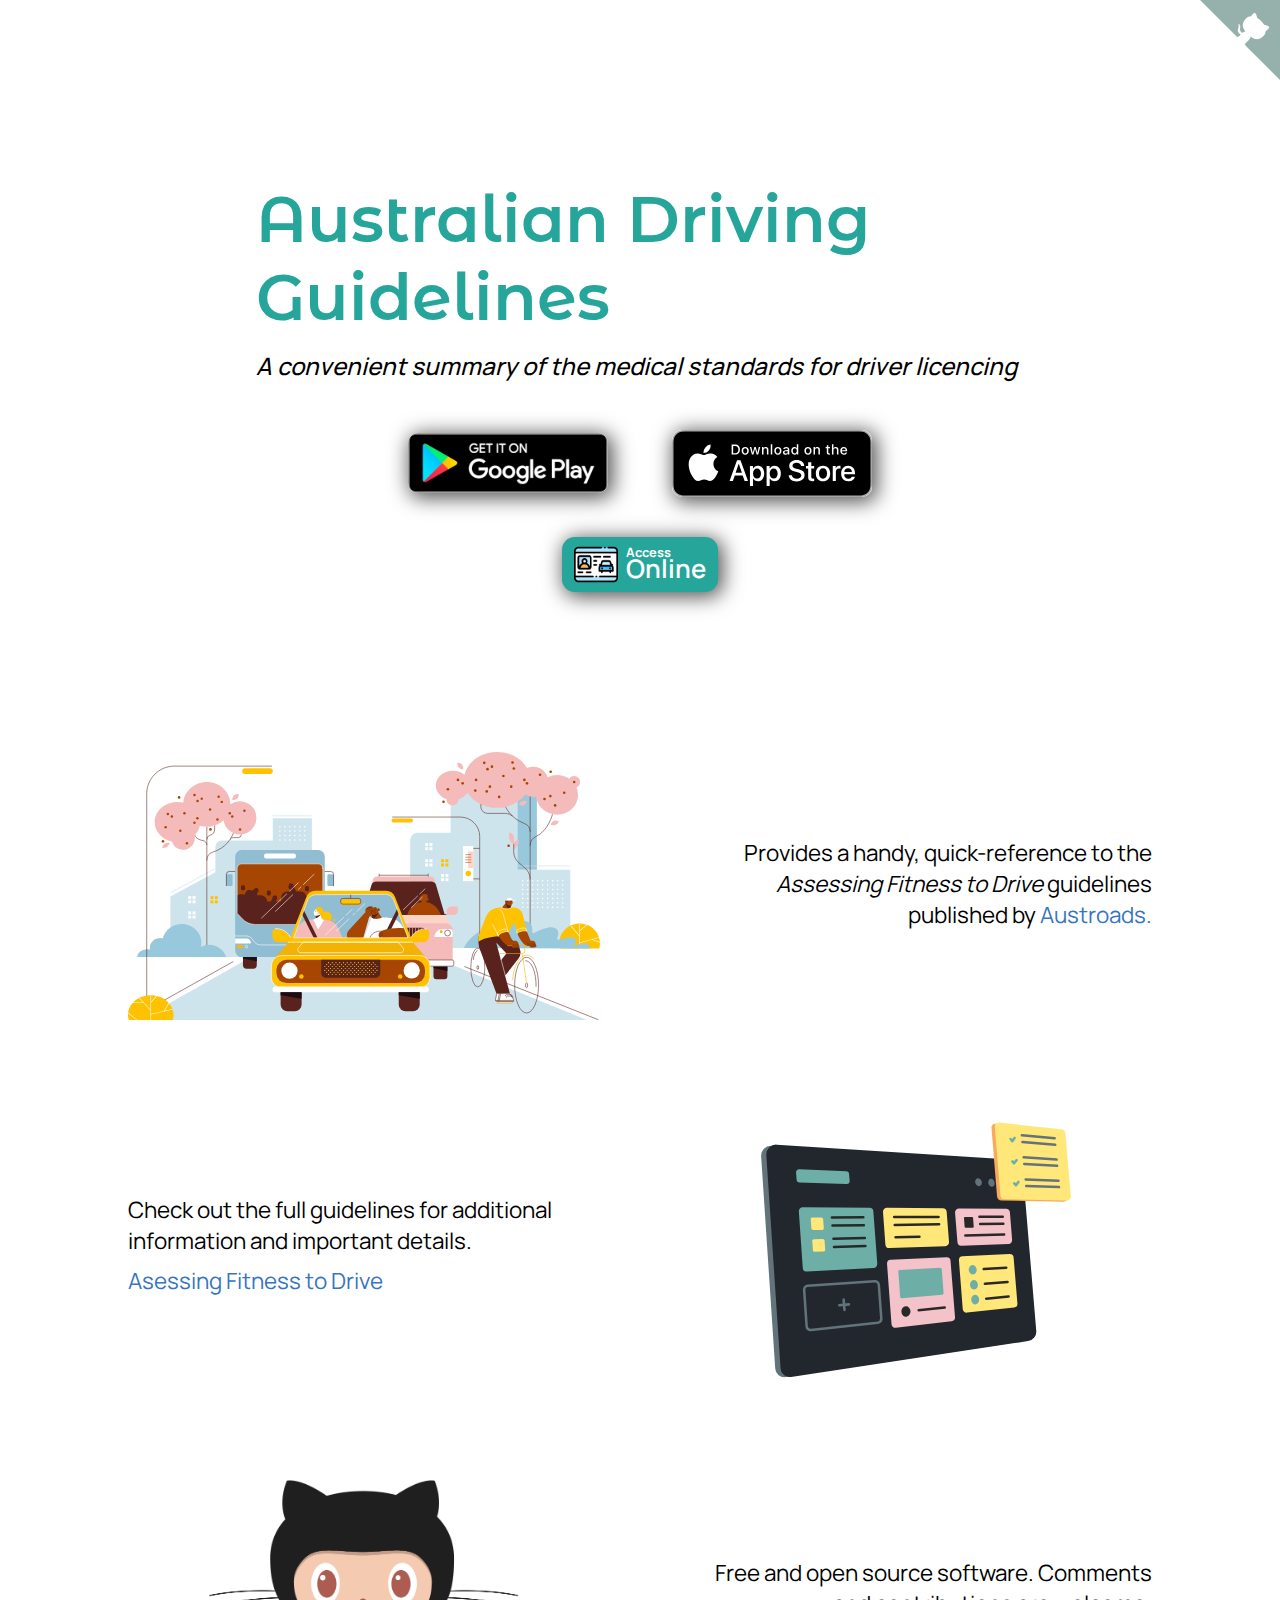
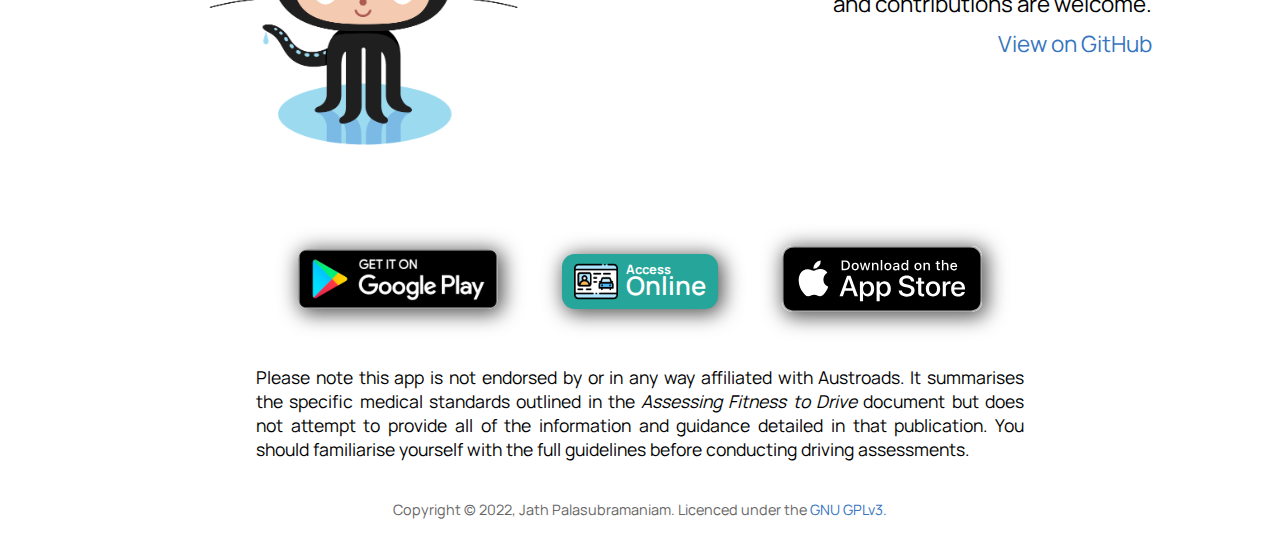
<file: index.html>
<!DOCTYPE html>
<html lang="en">

<head>

    <meta charset="utf-8">
    <meta name="viewport" content="width=device-width, initial-scale=1.0">
    <meta http-equiv="X-UA-Compatible" content="ie=edge">

    <link rel="stylesheet" type="text/css" href="style.css">

    <title>Austrlian Driving Guidelines</title>
</head>

<body>
  <main>

    <div id="header">
      <h1>Australian Driving Guidelines</h1>
      <h2>A convenient summary of the medical standards for driver licencing</h2>
    </div>

    <div id="download">
      <div class="stores">
        <div class="app-link">
          <a href="javascript:void(0)" class="disabled"><img class="button" src="assets/google-play-badge.png" alt="Download for Android"></a>
          <p>Coming Soon</p>
        </div>
        <div class="app-link">
          <a href="javascript:void(0)" class="disabled"><img class="button" src="assets/apple-app-store-badge.svg" alt="Download for iOS"></a>
          <p>Coming Soon</p>
        </div>
      </div>
      <div class="app-link">
        <a class="button" href="app/">
          <img src="assets/app_logo.png">
          <div>
            <p>Access</p>
            <p>Online</p>
          </div>
        </a>
      </div>
    </div>

    <div class="feature">
      <div>
        <p>Provides a handy, quick-reference to the <em>Assessing Fitness to Drive</em> guidelines published by <a href="https://austroads.com.au/">Austroads.</a></p>
      </div>
      <div>
        <img src="assets/vehicles.svg" alt="Vehicles">
      </div>
    </div>

    <div class="feature">
      <div>
        <p>Check out the full guidelines for additional information and important details.</p>
        <p><a href="https://austroads.com.au/publications/assessing-fitness-to-drive/ap-g56">Asessing Fitness to Drive</a></p>
      </div>
      <div class="square">
        <img src="assets/website.svg" alt="Doctor">
      </div>
    </div>

    <div class="feature">
      <div>
        <p>Free and open source software. Comments and contributions are welcome.</p>
        <p><a href="https://github.com/jathpala/driving_guidelines">View on GitHub</a></p>
      </div>
      <div class="square">
        <img src="assets/octocat.png" alt="GitHub Octocat">
      </div>
    </div>

    <div class="info">
      <div class="stores">
        <div class="app-link">
          <a href="javascript:void(0)" class="disabled"><img class="button" src="assets/google-play-badge.png" alt="Download for Android"></a>
        </div>

        <div class="app-link">
          <a class="button" href="app/">
            <img src="assets/app_logo.png">
            <div>
              <p>Access</p>
              <p>Online</p>
            </div>
          </a>
        </div>

        <div class="app-link">
          <a href="javascript:void(0)" class="disabled"><img class="button" src="assets/apple-app-store-badge.svg" alt="Download for iOS"></a>
        </div>
      </div>

      <p>Please note this app is not endorsed by or in any way affiliated with Austroads. It summarises the specific medical standards outlined in the <em>Assessing Fitness to Drive</em> document but does not attempt to provide all of the information and guidance detailed in that publication. You should familiarise yourself with the full guidelines before conducting driving assessments.</p>
    </div>

    <div id="footer">
      <p>Copyright &copy; 2022, Jath Palasubramaniam. Licenced under the <a href="https://www.gnu.org/licenses/gpl-3.0.en.html">GNU GPLv3.</a></p>
    </div>

    <div id="github-corner">
      <!-- From https://tholman.com/github-corners/ -->
      <a href="https://github.com/jathpala/driving_guidelines" class="github-corner" aria-label="View source on GitHub">
        <svg width="80" height="80" viewBox="0 0 250 250" aria-hidden="true">
          <path d="M0,0 L115,115 L130,115 L142,142 L250,250 L250,0 Z"></path>
          <path d="M128.3,109.0 C113.8,99.7 119.0,89.6 119.0,89.6 C122.0,82.7 120.5,78.6 120.5,78.6 C119.2,72.0 123.4,76.3 123.4,76.3 C127.3,80.9 125.5,87.3 125.5,87.3 C122.9,97.6 130.6,101.9 134.4,103.2" fill="currentColor" style="transform-origin: 130px 106px;" class="octo-arm"></path>
          <path d="M115.0,115.0 C114.9,115.1 118.7,116.5 119.8,115.4 L133.7,101.6 C136.9,99.2 139.9,98.4 142.2,98.6 C133.8,88.0 127.5,74.4 143.8,58.0 C148.5,53.4 154.0,51.2 159.7,51.0 C160.3,49.4 163.2,43.6 171.4,40.1 C171.4,40.1 176.1,42.5 178.8,56.2 C183.1,58.6 187.2,61.8 190.9,65.4 C194.5,69.0 197.7,73.2 200.1,77.6 C213.8,80.2 216.3,84.9 216.3,84.9 C212.7,93.1 206.9,96.0 205.4,96.6 C205.1,102.4 203.0,107.8 198.3,112.5 C181.9,128.9 168.3,122.5 157.7,114.1 C157.9,116.9 156.7,120.9 152.7,124.9 L141.0,136.5 C139.8,137.7 141.6,141.9 141.8,141.8 Z" fill="currentColor" class="octo-body"></path>
        </svg>
      </a>
      <style>
        svg {
          position: absolute;
          top: 0;
          border: 0;
          right: 0;
          color: #FFFFFF;
          fill: #96B1AC;
        }

        .github-corner:hover .octo-arm {
          animation: octocat-wave 560ms ease-in-out;
        }
        @keyframes
        octocat-wave {
          0%, 100% {
            transform: rotate(0);
          }
          20%,60% {
            transform: rotate(-25deg);
          }
          40%,80% {
            transform: rotate(10deg);
          }
        }

        @media (max-width: 500px) {
          .github-corner:hover .octo-arm {
            animation: none;
          }
          .github-corner .octo-arm {
            animation: octocat-wave 560ms ease-in-out;
          }
        }
      </style>
    </div>

  </main>
</body>

</html>
</file>
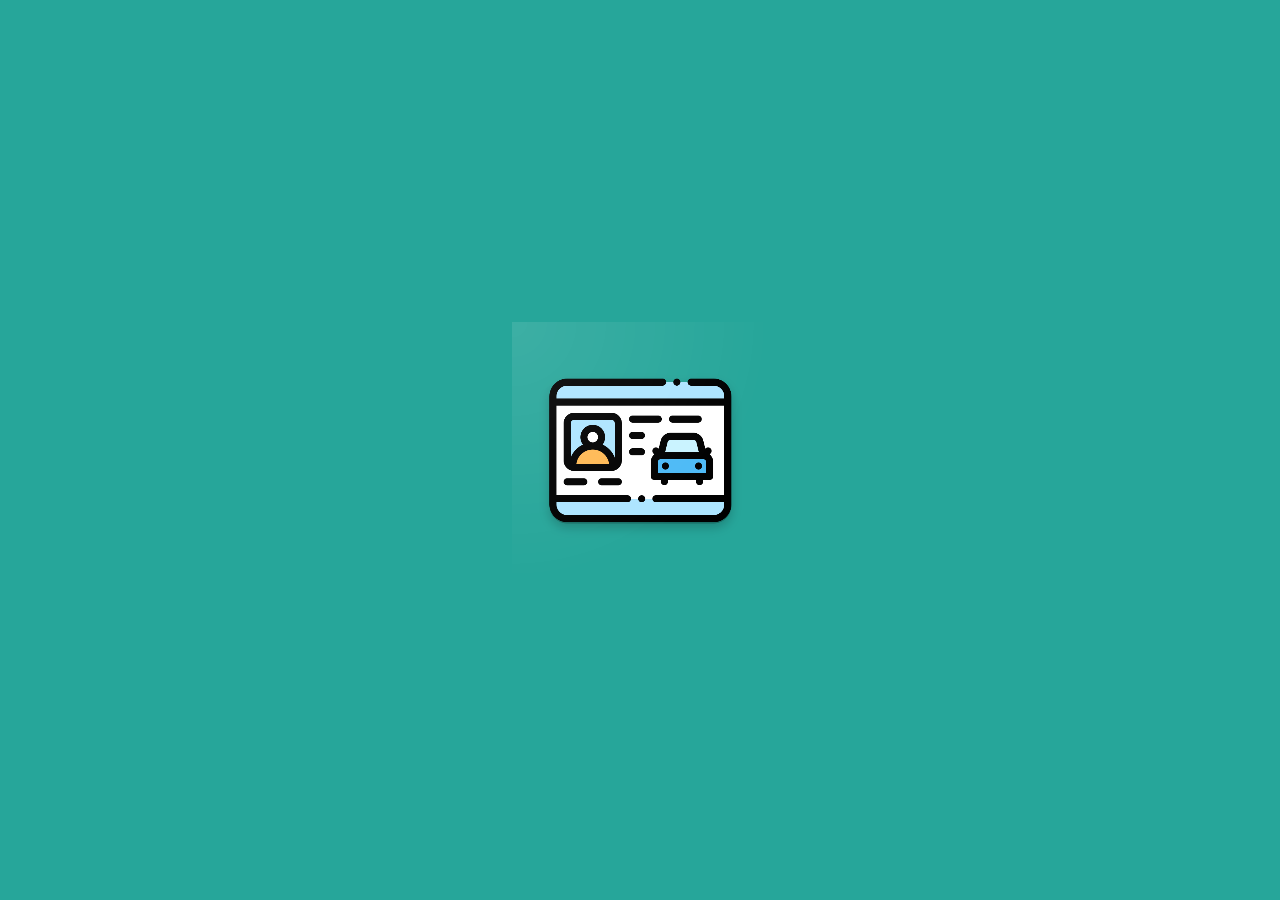
<file: app/index.html>
<!DOCTYPE html>
<html>
<head>
  <!--
    If you are serving your web app in a path other than the root, change the
    href value below to reflect the base path you are serving from.

    The path provided below has to start and end with a slash "/" in order for
    it to work correctly.

    For more details:
    * https://developer.mozilla.org/en-US/docs/Web/HTML/Element/base

    This is a placeholder for base href that will be replaced by the value of
    the `--base-href` argument provided to `flutter build`.
  -->
  <base href="https://jathpala.github.io/driving_guidelines/app/">

  <meta charset="UTF-8">
  <meta content="IE=Edge" http-equiv="X-UA-Compatible">
  <meta name="description" content="A new Flutter project.">

  <!-- iOS meta tags & icons -->
  <meta name="apple-mobile-web-app-capable" content="yes">
  <meta name="apple-mobile-web-app-status-bar-style" content="black">
  <meta name="apple-mobile-web-app-title" content="driving_guidelines">
  <link rel="apple-touch-icon" href="icons/Icon-192.png">

  <!-- Favicon -->
  <link rel="icon" type="image/png" href="favicon.png"/>

  <title>Australian Driving Guidelines</title>
  <link rel="manifest" href="manifest.json">
  <script src="splash/splash.js"></script>
  <meta content="width=device-width, initial-scale=1.0, maximum-scale=1.0, user-scalable=no" name="viewport"/>
  <link rel="stylesheet" type="text/css" href="splash/style.css">
</head>
<body>
  <picture id="splash">
    <source srcset="splash/img/light-1x.png 1x, splash/img/light-2x.png 2x, splash/img/light-3x.png 3x, splash/img/light-4x.png 4x" media="(prefers-color-scheme: light)">
    <source srcset="splash/img/dark-1x.png 1x, splash/img/dark-2x.png 2x, splash/img/dark-3x.png 3x, splash/img/dark-4x.png 4x" media="(prefers-color-scheme: dark)">
    <img class="center" aria-hidden="true" src="splash/img/light-1x.png" alt=""/>
  </picture>
  <!-- This script installs service_worker.js to provide PWA functionality to
       application. For more information, see:
       https://developers.google.com/web/fundamentals/primers/service-workers -->
  <script>
    var serviceWorkerVersion = '573662693';
    var scriptLoaded = false;
    function loadMainDartJs() {
      if (scriptLoaded) {
        return;
      }
      scriptLoaded = true;
      var scriptTag = document.createElement('script');
      scriptTag.src = 'main.dart.js';
      scriptTag.type = 'application/javascript';
      document.body.append(scriptTag);
    }

    if ('serviceWorker' in navigator) {
      // Service workers are supported. Use them.
      window.addEventListener('load', function () {
        // Wait for registration to finish before dropping the <script> tag.
        // Otherwise, the browser will load the script multiple times,
        // potentially different versions.
        var serviceWorkerUrl = 'flutter_service_worker.js?v=' + serviceWorkerVersion;
        navigator.serviceWorker.register(serviceWorkerUrl)
          .then((reg) => {
            function waitForActivation(serviceWorker) {
              serviceWorker.addEventListener('statechange', () => {
                if (serviceWorker.state == 'activated') {
                  console.log('Installed new service worker.');
                  loadMainDartJs();
                }
              });
            }
            if (!reg.active && (reg.installing || reg.waiting)) {
              // No active web worker and we have installed or are installing
              // one for the first time. Simply wait for it to activate.
              waitForActivation(reg.installing || reg.waiting);
            } else if (!reg.active.scriptURL.endsWith(serviceWorkerVersion)) {
              // When the app updates the serviceWorkerVersion changes, so we
              // need to ask the service worker to update.
              console.log('New service worker available.');
              reg.update();
              waitForActivation(reg.installing);
            } else {
              // Existing service worker is still good.
              console.log('Loading app from service worker.');
              loadMainDartJs();
            }
          });

        // If service worker doesn't succeed in a reasonable amount of time,
        // fallback to plaint <script> tag.
        setTimeout(() => {
          if (!scriptLoaded) {
            console.warn(
              'Failed to load app from service worker. Falling back to plain <script> tag.',
            );
            loadMainDartJs();
          }
        }, 4000);
      });
    } else {
      // Service workers not supported. Just drop the <script> tag.
      loadMainDartJs();
    }
  </script>
</body>
</html>
</file>
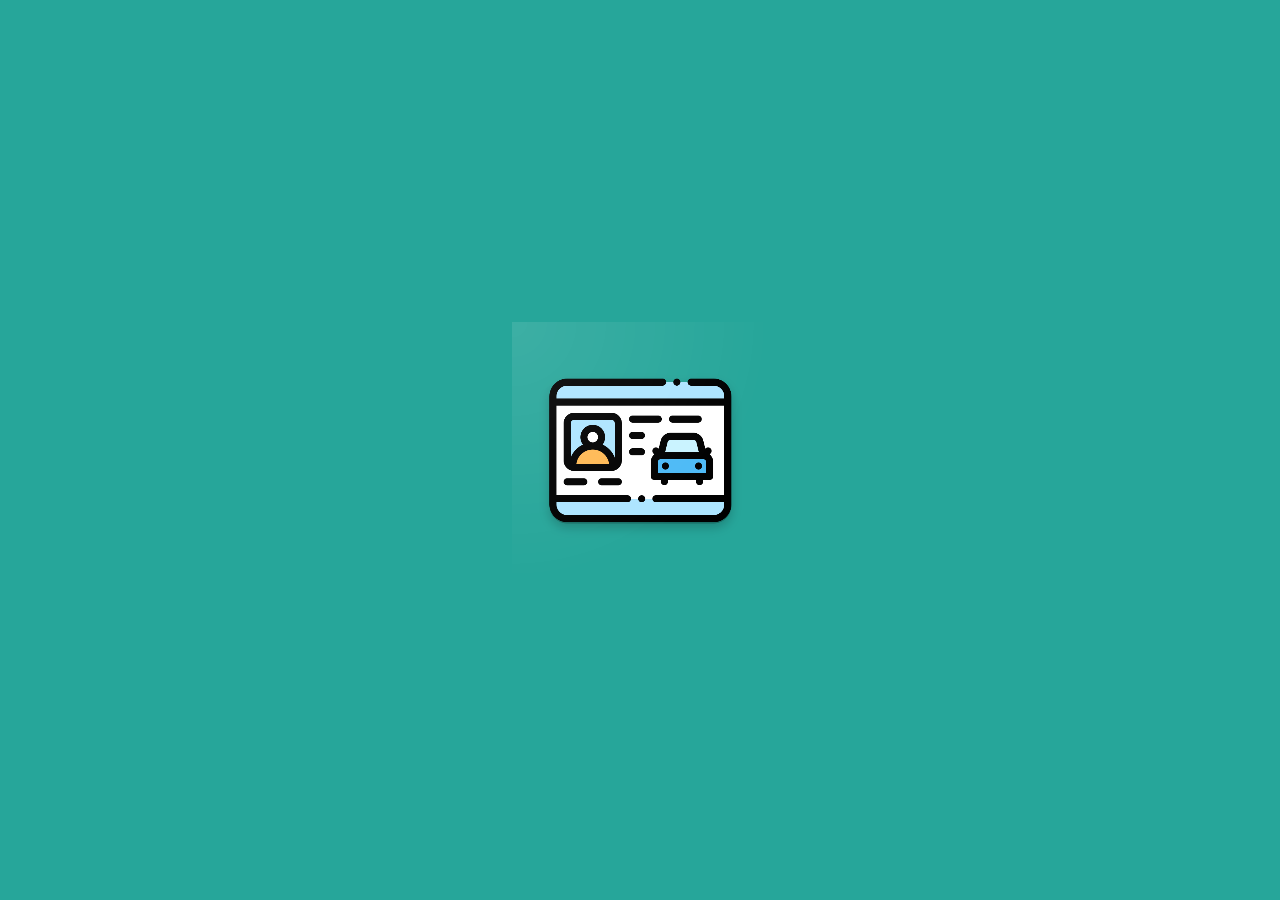
<file: web/index.html>
<!DOCTYPE html>
<html>
<head>
  <!--
    If you are serving your web app in a path other than the root, change the
    href value below to reflect the base path you are serving from.

    The path provided below has to start and end with a slash "/" in order for
    it to work correctly.

    For more details:
    * https://developer.mozilla.org/en-US/docs/Web/HTML/Element/base

    This is a placeholder for base href that will be replaced by the value of
    the `--base-href` argument provided to `flutter build`.
  -->
  <base href="$FLUTTER_BASE_HREF">

  <meta charset="UTF-8">
  <meta content="IE=Edge" http-equiv="X-UA-Compatible">
  <meta name="description" content="A new Flutter project.">

  <!-- iOS meta tags & icons -->
  <meta name="apple-mobile-web-app-capable" content="yes">
  <meta name="apple-mobile-web-app-status-bar-style" content="black">
  <meta name="apple-mobile-web-app-title" content="driving_guidelines">
  <link rel="apple-touch-icon" href="icons/Icon-192.png">

  <!-- Favicon -->
  <link rel="icon" type="image/png" href="favicon.png"/>

  <title>Australian Driving Guidelines</title>
  <link rel="manifest" href="manifest.json">
  <script src="splash/splash.js"></script>
  <meta content="width=device-width, initial-scale=1.0, maximum-scale=1.0, user-scalable=no" name="viewport"/>
  <link rel="stylesheet" type="text/css" href="splash/style.css">
</head>
<body>
  <picture id="splash">
    <source srcset="splash/img/light-1x.png 1x, splash/img/light-2x.png 2x, splash/img/light-3x.png 3x, splash/img/light-4x.png 4x" media="(prefers-color-scheme: light)">
    <source srcset="splash/img/dark-1x.png 1x, splash/img/dark-2x.png 2x, splash/img/dark-3x.png 3x, splash/img/dark-4x.png 4x" media="(prefers-color-scheme: dark)">
    <img class="center" aria-hidden="true" src="splash/img/light-1x.png" alt=""/>
  </picture>
  <!-- This script installs service_worker.js to provide PWA functionality to
       application. For more information, see:
       https://developers.google.com/web/fundamentals/primers/service-workers -->
  <script>
    var serviceWorkerVersion = null;
    var scriptLoaded = false;
    function loadMainDartJs() {
      if (scriptLoaded) {
        return;
      }
      scriptLoaded = true;
      var scriptTag = document.createElement('script');
      scriptTag.src = 'main.dart.js';
      scriptTag.type = 'application/javascript';
      document.body.append(scriptTag);
    }

    if ('serviceWorker' in navigator) {
      // Service workers are supported. Use them.
      window.addEventListener('load', function () {
        // Wait for registration to finish before dropping the <script> tag.
        // Otherwise, the browser will load the script multiple times,
        // potentially different versions.
        var serviceWorkerUrl = 'flutter_service_worker.js?v=' + serviceWorkerVersion;
        navigator.serviceWorker.register(serviceWorkerUrl)
          .then((reg) => {
            function waitForActivation(serviceWorker) {
              serviceWorker.addEventListener('statechange', () => {
                if (serviceWorker.state == 'activated') {
                  console.log('Installed new service worker.');
                  loadMainDartJs();
                }
              });
            }
            if (!reg.active && (reg.installing || reg.waiting)) {
              // No active web worker and we have installed or are installing
              // one for the first time. Simply wait for it to activate.
              waitForActivation(reg.installing || reg.waiting);
            } else if (!reg.active.scriptURL.endsWith(serviceWorkerVersion)) {
              // When the app updates the serviceWorkerVersion changes, so we
              // need to ask the service worker to update.
              console.log('New service worker available.');
              reg.update();
              waitForActivation(reg.installing);
            } else {
              // Existing service worker is still good.
              console.log('Loading app from service worker.');
              loadMainDartJs();
            }
          });

        // If service worker doesn't succeed in a reasonable amount of time,
        // fallback to plaint <script> tag.
        setTimeout(() => {
          if (!scriptLoaded) {
            console.warn(
              'Failed to load app from service worker. Falling back to plain <script> tag.',
            );
            loadMainDartJs();
          }
        }, 4000);
      });
    } else {
      // Service workers not supported. Just drop the <script> tag.
      loadMainDartJs();
    }
  </script>
</body>
</html>
</file>
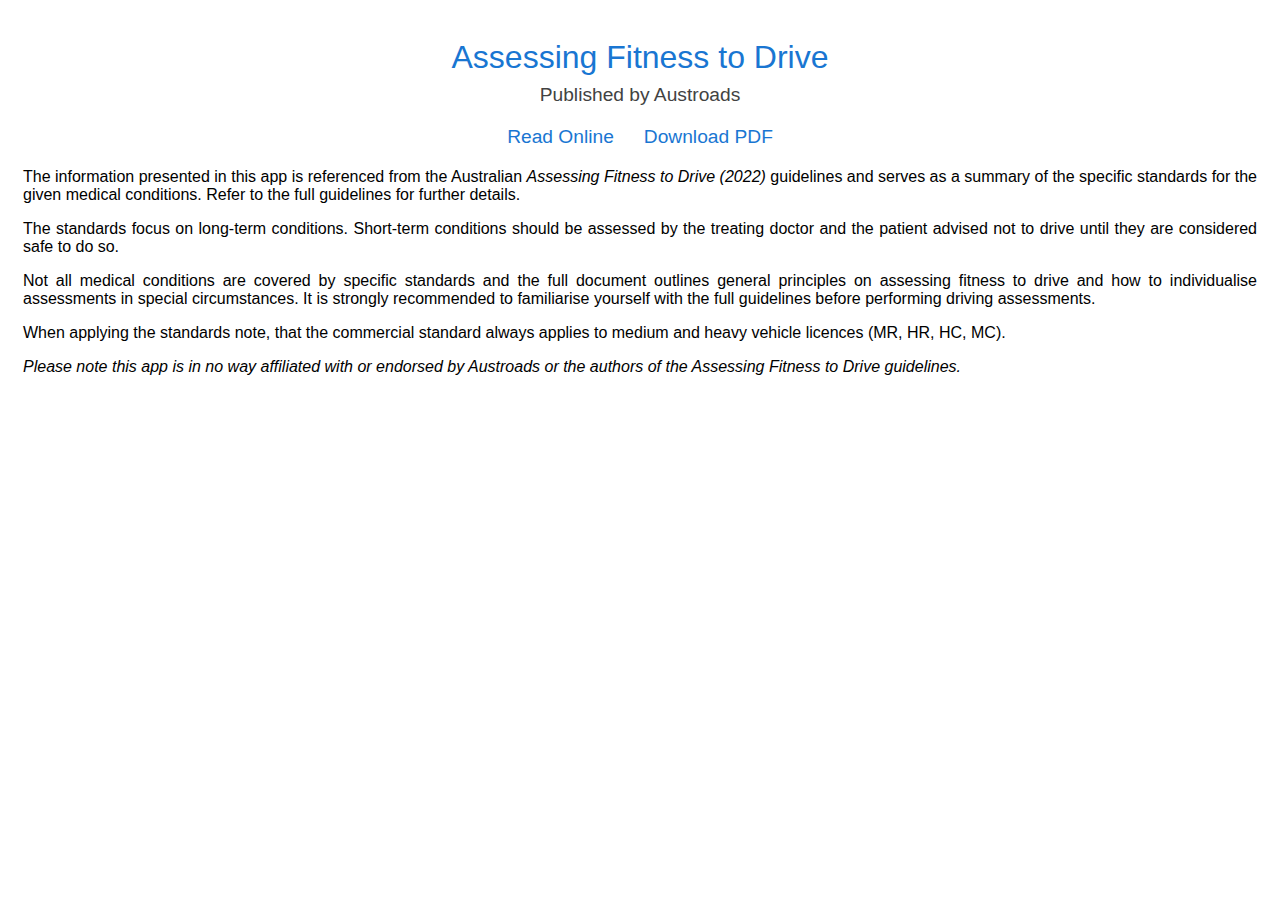
<file: assets/data/information.html>
<!DOCTYPE html>
<html lang='en'>
<head>
    <meta charset='UTF-8' />
    <meta name='viewport' content='width=device-width, initial-scale=1.0' />
    <style type='text/css'>
        body {
            font-family: sans-serif;
            padding-top: 10px;
            padding-bottom: 10px;
            padding-left: 15px;
            padding-right: 15px;
            font-size: 0.1em;
        }

        p {
            font-size: 10em;
            text-align: justify;
            font-weight: 300;
        }

        h1 {
            font-size: 20em;
            text-align: center;
            font-weight: 400;
            margin-bottom: 7.5px;
        }

        h2 {
            font-size: 12em;
            text-align: center;
            font-weight: 400;
            margin: 0;
            color: #424242;
        }

        a {
            color: #1976D2;
            text-decoration: none;
        }

        div.links {
            margin-top: 20px;
            margin-bottom: 20px;
            display: flex;
            justify-content: center;
            gap: 30px;
        }

        div.links a {
            font-size: 12em;
        }

        strong {
            font-weight: 400;
        }

    </style>
</head>
<body>
    <h1><a href="https://austroads.com.au/drivers-and-vehicles/assessing-fitness-to-drive" _traget="blank">Assessing Fitness to Drive</a></h1>
    <h2>Published by Austroads</h2>
    <div class='links'>
        <a href="https://austroads.com.au/publications/assessing-fitness-to-drive/ap-g56/about-this-publication">Read Online</a>
        <a href="https://austroads.com.au/__data/assets/pdf_file/0037/498691/AP-G56-22_Assessing_Fitness_Drive.pdf">Download PDF</a>
    </div>

    <p>The information presented in this app is referenced from the Australian <em>Assessing Fitness to Drive (2022)</em> guidelines and serves as a summary of the specific standards for the given medical conditions. Refer to the full guidelines for further details.</p>

    <p> The standards focus on long-term conditions. Short-term conditions should be assessed by the treating doctor and the patient advised not to drive until they are considered safe to do so.</p>

    <p>Not all medical conditions are covered by specific standards and the full document outlines general principles on assessing fitness to drive and how to individualise assessments in special circumstances. It is strongly recommended to familiarise yourself with the full guidelines before performing driving assessments.</p>

    <p>When applying the standards note, that the commercial standard always applies to medium and heavy vehicle licences (MR, HR, HC, MC).</p>

    <p><strong><em>Please note this app is in no way affiliated with or endorsed by Austroads or the authors of the Assessing Fitness to Drive guidelines.</em></strong></p>
</body>
</html>
</file>
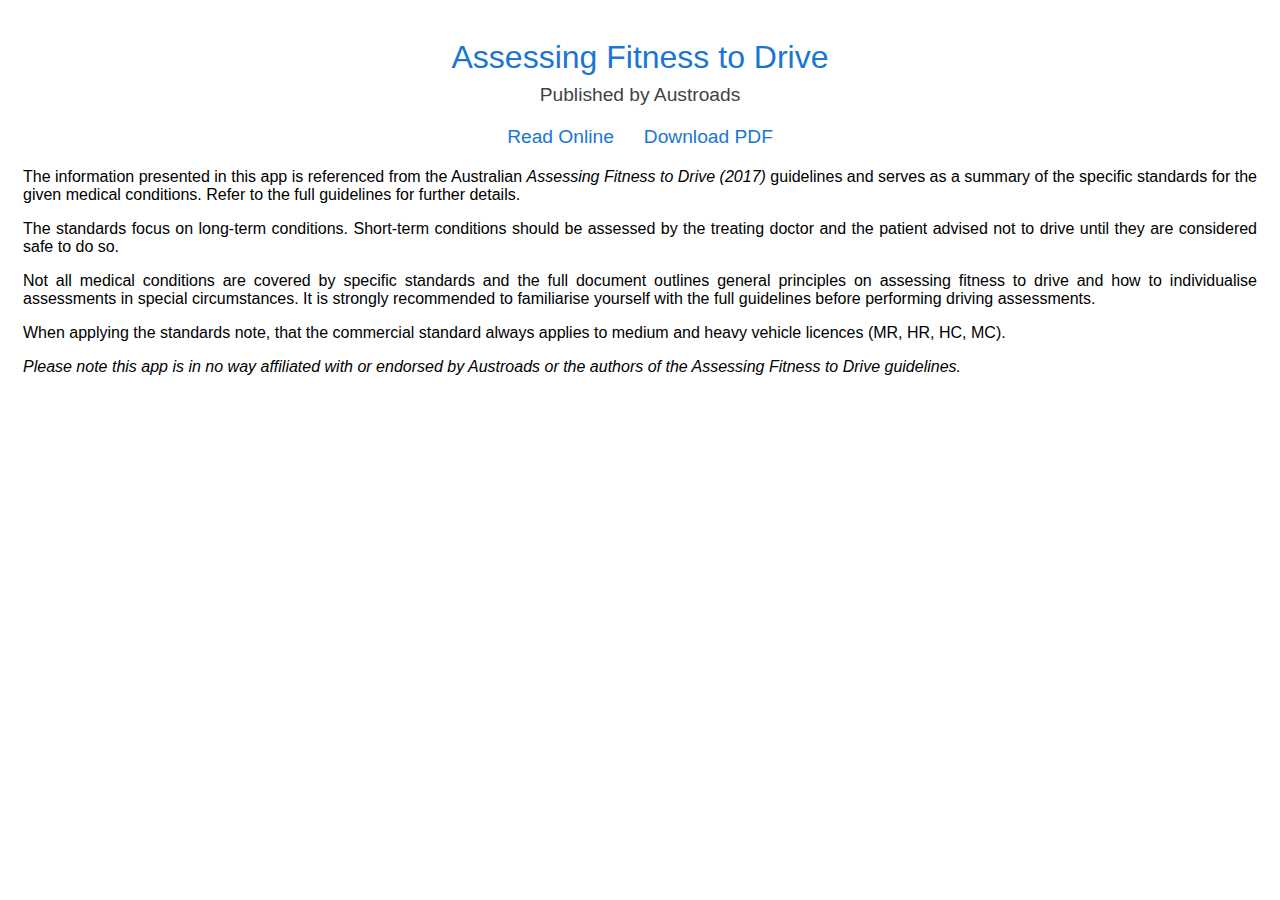
<file: app/assets/assets/data/information.html>
<!DOCTYPE html>
<html lang='en'>
<head>
    <meta charset='UTF-8' />
    <meta name='viewport' content='width=device-width, initial-scale=1.0' />
    <style type='text/css'>
        body {
            font-family: sans-serif;
            padding-top: 10px;
            padding-bottom: 10px;
            padding-left: 15px;
            padding-right: 15px;
            font-size: 0.1em;
        }

        p {
            font-size: 10em;
            text-align: justify;
            font-weight: 300;
        }

        h1 {
            font-size: 20em;
            text-align: center;
            font-weight: 400;
            margin-bottom: 7.5px;
        }

        h2 {
            font-size: 12em;
            text-align: center;
            font-weight: 400;
            margin: 0;
            color: #424242;
        }

        a {
            color: #1976D2;
            text-decoration: none;
        }

        div.links {
            margin-top: 20px;
            margin-bottom: 20px;
            display: flex;
            justify-content: center;
            gap: 30px;
        }

        div.links a {
            font-size: 12em;
        }

        strong {
            font-weight: 400;
        }

    </style>
</head>
<body>
    <h1><a href='https://austroads.com.au/drivers-and-vehicles/assessing-fitness-to-drive' _traget='blank'>Assessing Fitness to Drive</a></h1>
    <h2>Published by Austroads</h2>
    <div class='links'>
        <a href='https://austroads.com.au/publications/assessing-fitness-to-drive/ap-g56/foreword'>Read Online</a>
        <a href='https://austroads.com.au/__data/assets/pdf_file/0022/104197/AP-G56-17_Assessing_fitness_to_drive_2016_amended_Aug2017.pdf'>Download PDF</a>
    </div>

    <p>The information presented in this app is referenced from the Australian <em>Assessing Fitness to Drive (2017)</em> guidelines and serves as a summary of the specific standards for the given medical conditions. Refer to the full guidelines for further details.</p>

    <p> The standards focus on long-term conditions. Short-term conditions should be assessed by the treating doctor and the patient advised not to drive until they are considered safe to do so.</p>

    <p>Not all medical conditions are covered by specific standards and the full document outlines general principles on assessing fitness to drive and how to individualise assessments in special circumstances. It is strongly recommended to familiarise yourself with the full guidelines before performing driving assessments.</p>

    <p>When applying the standards note, that the commercial standard always applies to medium and heavy vehicle licences (MR, HR, HC, MC).</p>

    <p><strong><em>Please note this app is in no way affiliated with or endorsed by Austroads or the authors of the Assessing Fitness to Drive guidelines.</em></strong></p>
</body>
</html>
</file>
<file: style.css>
@import url("https://fonts.googleapis.com/css2?family=Montserrat+Alternates:wght@400;500;600&display=swap");
@import url("https://fonts.googleapis.com/css2?family=Manrope:wght@200;300400;500;600;700;800&display=swap");

:root {
  --brand-color: #26A69A;
  --text-color: #222222;
  --warning-color: #CC8541;
  --background-color: #FFFFFF;
  --link-color: #3675C0;
  --small-print-color: #666666;
}

body {
  margin: 0;
  font-family: "Manrope", serif;
}

main {
  display: flex;
  flex-direction: column;
  align-items: center;
}

div#header {
  margin-top: 20vh;
  max-width: 60vw;
}

div#download {
  margin-top: 3rem;
  margin-bottom: 10rem;
  display: flex;
  flex-direction: column;
  align-items: center;
}

div.feature {
  flex-direction: row-reverse;
  display: flex;
  justify-content: space-between;
  align-items: center;
  gap: 5rem;
  width: 80vw;
  margin-bottom: 6rem;
  text-align: right;
}

div.feature:nth-child(2n) {
  flex-direction: row;
  text-align: left;
}

div.feature div {
  width: 50%;
}

div.feature div.square {
  display: flex;
  justify-content: center;
}

div.feature img {
  width: 100%;
}

div.feature div.square img {
  width: 70%;
}

div.app-link > p {
  margin: 0;
  text-align: center;
  font-size: 1.2em;
  font-weight: 600;
  color: var(--warning-color);
  visibility: hidden;
}

div.app-link:hover > p {
  visibility: visible;
  position: sticky;
}

div.stores {
  display: flex;
  justify-content: center;
  align-items: center;
  gap: 4rem;
  margin-bottom: 0.6em;
}

div.info {
  width: 60vw;
}

div.info div.stores {
  margin-bottom: 3rem;
}

div.info p {
  font-size: 1.1rem;
  text-align: justify;
}

div#footer {
  margin-top: 2rem;
  margin-bottom: 2rem;
}

div#footer p {
  font-size: 0.9rem;
  text-align: center;
  color: var(--small-print-color);
}

h1 {
  margin-top: 0;
  margin-bottom: 0.2em;
  font-family: "Montserrat Alternates", sans-serif;
  font-size: 4rem;
  font-weight: 600;
  color: var(--brand-color);
}

h2 {
  margin: 0;
  font-size: 1.5rem;
  font-weight: 500;
  font-style: italic;
}

p {
  font-size: 1.4rem;
  margin-top: 0;
  margin-bottom: 0.4em;
}

a {
  color: var(--link-color);
  text-decoration: none;
}

a:hover {
  text-decoration: underline;
}

a.button {
  display: flex;
  align-items: center;
  gap: 0.5rem;
  background-color: var(--brand-color);
  padding-left: 0.7rem;
  padding-right: 0.7rem;
  padding-top: 0.3rem;
  padding-bottom: 0.3rem;
  border-radius: 0.8rem;
  box-shadow: 3px 3px 20px 2px #555555;
}

a.button img {
  max-height: 2.8em;
  width: auto;
}

a.button p {
  margin: 0;
  color: var(--background-color);
}

a.button p:nth-child(1) {
  font-weight: 700;
  font-size: 0.8rem;
}

a.button p:nth-child(2) {
  margin-top: -0.6rem;
  font-weight: 600;
  font-size: 1.6rem;
}

a.button:hover {
  filter: brightness(105%);
  text-decoration: none;
}

img.button {
  width: 200px;
  box-shadow: 3px 3px 20px 2px #555555;
  border-radius: 10px;
}

img.button:hover {
  filter: invert(15%);
}
</file>
<file: app/splash/style.css>
body {
  margin:0;
  height:100%;
  background: #26a69a;
  
  background-size: 100% 100%;
}

.center {
  margin: 0;
  position: absolute;
  top: 50%;
  left: 50%;
  -ms-transform: translate(-50%, -50%);
  transform: translate(-50%, -50%);
}

.contain {
  display:block;
  width:100%; height:100%;
  object-fit: contain;
}

.stretch {
  display:block;
  width:100%; height:100%;
}

.cover {
  display:block;
  width:100%; height:100%;
  object-fit: cover;
}

@media (prefers-color-scheme: dark) {
  body {
    margin:0;
    height:100%;
    background: #26a69a;
    
    background-size: 100% 100%;
  }
}
</file>
<file: web/splash/style.css>
body {
  margin:0;
  height:100%;
  background: #26a69a;
  
  background-size: 100% 100%;
}

.center {
  margin: 0;
  position: absolute;
  top: 50%;
  left: 50%;
  -ms-transform: translate(-50%, -50%);
  transform: translate(-50%, -50%);
}

.contain {
  display:block;
  width:100%; height:100%;
  object-fit: contain;
}

.stretch {
  display:block;
  width:100%; height:100%;
}

.cover {
  display:block;
  width:100%; height:100%;
  object-fit: cover;
}

@media (prefers-color-scheme: dark) {
  body {
    margin:0;
    height:100%;
    background: #26a69a;
    
    background-size: 100% 100%;
  }
}
</file>
